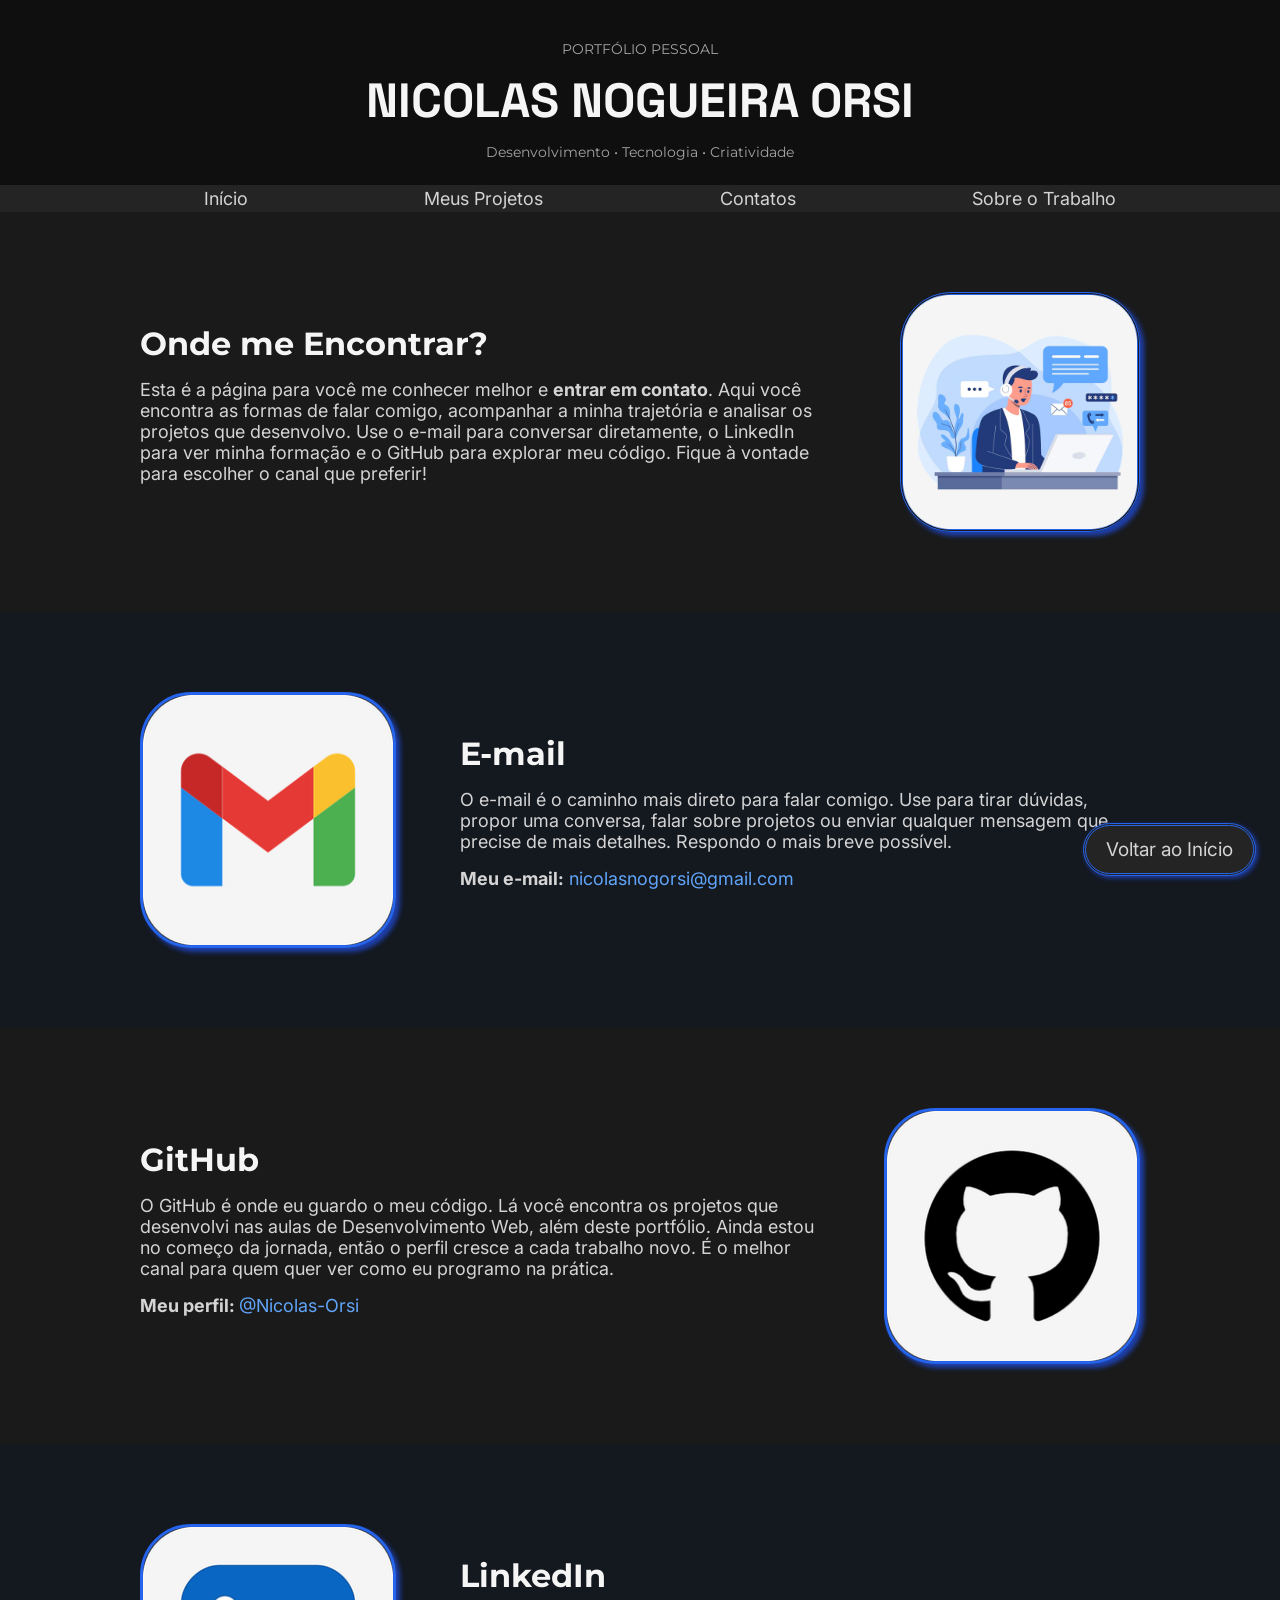
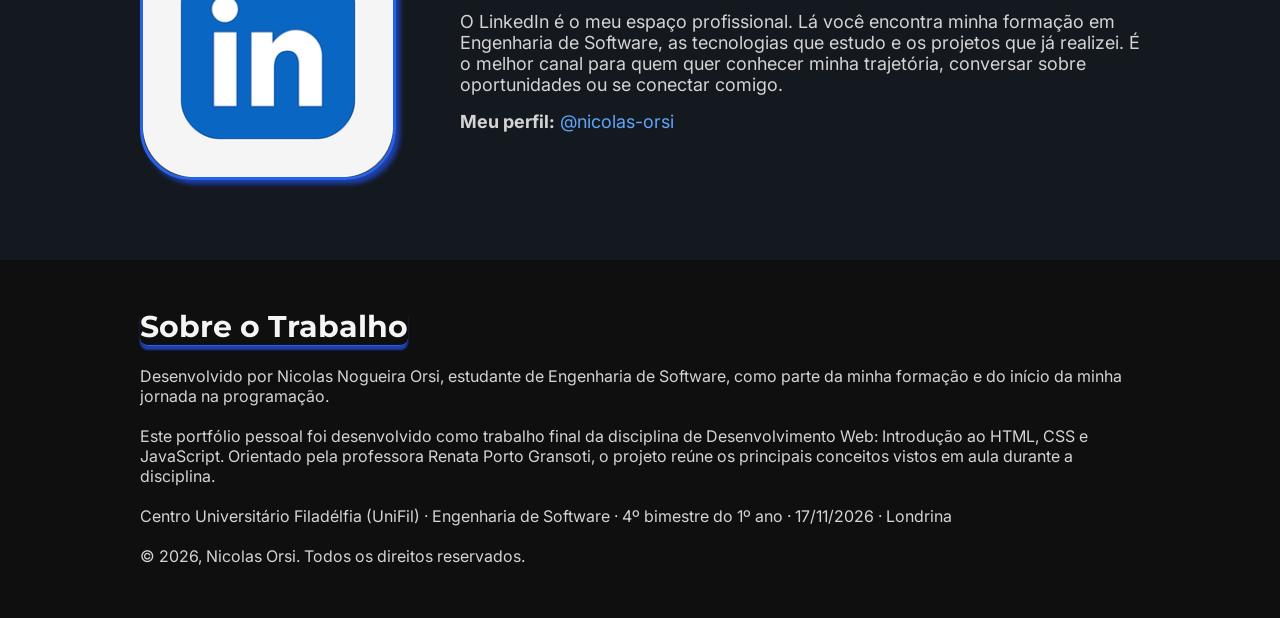
<file: contatos.html>
<!DOCTYPE html>
<html lang="pt-br">
<head>

    <meta charset="UTF-8">
    <meta name="viewport" content="width=device-width, initial-scale=1.0">
    <title>Contatos - Nicolas Orsi</title>

    <!-- Linkando CSS -->
    <link rel="stylesheet" href="style.css">

    <!-- Linkando Favicon -->
    <link rel="icon" type="image/svg+xml" href="img/favicon.svg">

    <!-- Linkando Fontes -->
    <link rel="preconnect" href="https://fonts.googleapis.com">
    <link rel="preconnect" href="https://fonts.gstatic.com" crossorigin>
    <link href="https://fonts.googleapis.com/css2?family=Inter:ital,opsz,wght@0,14..32,100..900;1,14..32,100..900&family=Montserrat:ital,wght@0,100..900;1,100..900&family=Space+Grotesk:wght@300..700&display=swap" rel="stylesheet">

</head>
<body>

    <div id="link-topo"></div>

    <header>
        <div id="identidade">
            <p id="titulo-secundario">Portfólio Pessoal</p>
            <h1 id="titulo-principal">Nicolas Nogueira Orsi</h1>
            <p id="descricao">Desenvolvimento • Tecnologia • Criatividade</p>
        </div>
        
        <!-- NAVEGAÇÃO -->
         <nav>
            <ul>
                <li><a href="index.html">Início</a></li>
                <li><a href="projetos.html">Meus Projetos</a></li>
                <li><a href="contatos.html">Contatos</a></li>
                <li><a href="#rodape">Sobre o Trabalho</a></li>
            </ul>
         </nav>
    </header>

    <main>

        <section class="contatos-inicio">

            <div class="contatos-inicio-conteudo">

                <div class="contatos-inicio-texto">
                    <h2>Onde me Encontrar?</h2>
                    <p>Esta é a página para você me conhecer melhor e <strong>entrar em contato</strong>. Aqui você encontra as formas de falar comigo, acompanhar a minha trajetória e analisar os projetos que desenvolvo. Use o e-mail para conversar diretamente, o LinkedIn para ver minha formação e o GitHub para explorar meu código. Fique à vontade para escolher o canal que preferir!</p>
                </div>

                <div class="contatos-inicio-imagem">
                    <img src="img/contato.png" alt="Ilustração sobre comunicação e contato.">
                </div>
                
            </div>

        </section>
            
        <section class="contatos-email">

            <div class="email-conteudo">

                <div class="email-imagem">
                    <img src="img/gmail.png" alt="Logo do Gmail">
                </div>

                <div class="email-texto">
                    <h2>E-mail</h2>
                    <p>O e-mail é o caminho mais direto para falar comigo. Use para tirar dúvidas, propor uma conversa, falar sobre projetos ou enviar qualquer mensagem que precise de mais detalhes. Respondo o mais breve possível.</p>
                    <!-- mailto: abre o app de email com uma mensagem enderaçada ao meu endereço -->
                    <p><strong>Meu e-mail:</strong> <a class="link-rede" href="mailto:nicolasnogorsi@gmail.com">nicolasnogorsi@gmail.com</a></p>
                </div>
                
            </div>
        </section>

        <section class="contatos-github">

            <div class="github-conteudo">

                <div class="github-texto">
                    <h2>GitHub</h2>
                    <p>O GitHub é onde eu guardo o meu código. Lá você encontra os projetos que desenvolvi nas aulas de Desenvolvimento Web, além deste portfólio. Ainda estou no começo da jornada, então o perfil cresce a cada trabalho novo. É o melhor canal para quem quer ver como eu programo na prática.</p>
                    <p><strong>Meu perfil: </strong><a class="link-rede" href="https://github.com/Nicolas-Orsi" target="_blank">@Nicolas-Orsi</a></p>
                </div>

                <div class="github-imagem">
                    <img src="img/github-contato.png" alt="Logo do GitHub">
                </div>

            </div>
        </section>

        <section class="contatos-linkedin">

            <div class="linkedin-conteudo">

                <div class="linkedin-imagem">
                    <img src="img/linkedin.png" alt="Logo do LinkedIn">
                </div>

                <div class="linkedin-texto">
                    <h2>LinkedIn</h2>
                    <p>O LinkedIn é o meu espaço profissional. Lá você encontra minha formação em Engenharia de Software, as tecnologias que estudo e os projetos que já realizei. É o melhor canal para quem quer conhecer minha trajetória, conversar sobre oportunidades ou se conectar comigo.</p>
                    <p><strong>Meu perfil:</strong> <a class="link-rede" href="https://www.linkedin.com/in/nicolas-orsi/" target="_blank">@nicolas-orsi</a></p>
                </div>
                
            </div>

        </section>

    </main>

    <footer>

        <div class="footer-conteudo">
        
            <div class="texto-rodape">
                <h2 id="rodape">Sobre o Trabalho</h2>

                <p>Desenvolvido por Nicolas Nogueira Orsi, estudante de Engenharia de Software, como parte da minha formação e do início da minha jornada na programação.</p>

                <p>Este portfólio pessoal foi desenvolvido como trabalho final da disciplina de Desenvolvimento Web: Introdução ao HTML, CSS e JavaScript. Orientado pela professora Renata Porto Gransoti, o projeto reúne os principais conceitos vistos em aula durante a disciplina.</p>

                <p>Centro Universitário Filadélfia (UniFil) · Engenharia de Software · 4º bimestre do 1º ano · 17/11/2026 · Londrina</p>

                <!-- &copy - símbolo de direitos autorais -->
                <p>&copy; 2026, Nicolas Orsi. Todos os direitos reservados.</p>

            </div>

        </div>
        
    </footer>

    <a href="#link-topo" class="botao">Voltar ao Início</a>
    
</body>
</html>
</file>
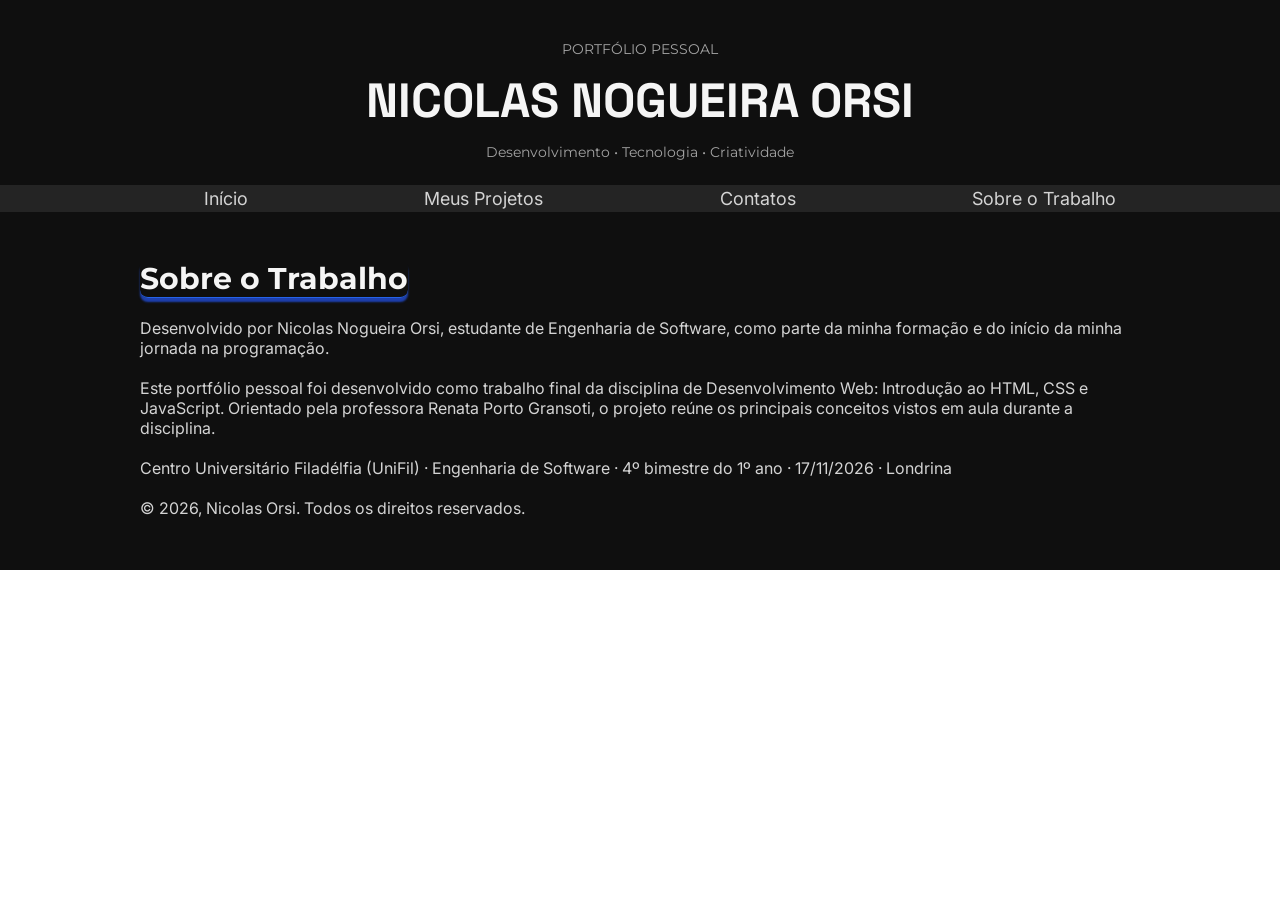
<file: projetos.html>
<!DOCTYPE html>
<html lang="pt-br">
<head>

    <meta charset="UTF-8">
    <meta name="viewport" content="width=device-width, initial-scale=1.0">
    <title>Meus Projetos - Nicolas Orsi</title>

    <!-- Linkando CSS -->
    <link rel="stylesheet" href="style.css">

    <!-- Linkando Favicon -->
    <link rel="icon" type="image/svg+xml" href="img/favicon.svg">

    <!-- Linkando Fontes -->
    <link rel="preconnect" href="https://fonts.googleapis.com">
    <link rel="preconnect" href="https://fonts.gstatic.com" crossorigin>
    <link href="https://fonts.googleapis.com/css2?family=Inter:ital,opsz,wght@0,14..32,100..900;1,14..32,100..900&family=Montserrat:ital,wght@0,100..900;1,100..900&family=Space+Grotesk:wght@300..700&display=swap" rel="stylesheet">

</head>
<body>

    <header>
        <div id="identidade">
            <p id="titulo-secundario">Portfólio Pessoal</p>
            <h1 id="titulo-principal">Nicolas Nogueira Orsi</h1>
            <p id="descricao">Desenvolvimento • Tecnologia • Criatividade</p>
        </div>
        
        <!-- NAVEGAÇÃO -->
         <nav>
            <ul>
                <li><a href="index.html">Início</a></li>
                <li><a href="projetos.html">Meus Projetos</a></li>
                <li><a href="contatos.html">Contatos</a></li>
                <li><a href="#rodape">Sobre o Trabalho</a></li>
            </ul>
         </nav>
    </header>

    <main>

    </main>

    <footer>

        <div class="footer-conteudo">
        
            <div class="texto-rodape">
                <h2 id="rodape">Sobre o Trabalho</h2>

                <p>Desenvolvido por Nicolas Nogueira Orsi, estudante de Engenharia de Software, como parte da minha formação e do início da minha jornada na programação.</p>

                <p>Este portfólio pessoal foi desenvolvido como trabalho final da disciplina de Desenvolvimento Web: Introdução ao HTML, CSS e JavaScript. Orientado pela professora Renata Porto Gransoti, o projeto reúne os principais conceitos vistos em aula durante a disciplina.</p>

                <p>Centro Universitário Filadélfia (UniFil) · Engenharia de Software · 4º bimestre do 1º ano · 17/11/2026 · Londrina</p>

                <!-- &copy - símbolo de direitos autorais -->
                <p>&copy; 2026, Nicolas Orsi. Todos os direitos reservados.</p>

            </div>

        </div>
        
    </footer>
    
</body>
</html>
</file>
<file: style.css>
/* ZERANDO */

*
{
    margin: 0;
}


/* HEADER */

header
{
    background-color: #0f0f0f;
    padding: 40px 0px 0px;
}

/* IDENTIDADE */
#identidade
{
    text-align: center;
}

#titulo-principal
{
    font-family: "Space Grotesk", sans-serif;
    text-transform: uppercase;
    text-align: center;
    font-size: 48px;
    color: #f5f5f5;
}

#titulo-secundario
{
    font-family: "Montserrat", sans-serif;
    font-size: 14px;
    text-transform: uppercase;
    color: #a3a3a3;
    margin-bottom: 12px;
}

#descricao
{
    font-family: "Montserrat", sans-serif;
    font-size: 14px;
    color: #a3a3a3;
    margin: 12px 0px 24px 0px;
}

/* HEADER: NAVEGAÇÃO */

nav
{
    background-color: #242424;
    margin-top: 24px;
    padding: 3px;
}

nav ul
{
    display: flex;
    justify-content: space-evenly;
    list-style: none;
}

nav a
{
    color: #d4d4d4;
    text-decoration: none;
    font-family: "Inter", sans-serif;
    font-size: 18px;
    padding: 8px 16px;
}

nav a:hover
{
    color: #2563eb;
}

/* MAIN */

main
{
    background-color: #0f0f0f;
}

/* MAIN: SECTION - INÍCIO */

.inicio
{
    /* Cor de fundo fica na seção inteira */
    background-color: #1a1a1a;
    padding: 80px 24px;
}

.inicio-conteudo
{
    /* Conteúdo fica centralizado no meio */
    display: flex;
    align-items: center;
    justify-content: center;
    gap: 64px;

    max-width: 1000px;
    margin: 0 auto;
}

.inicio h2
{
    font-family: "Montserrat", sans-serif;
    font-size: 32px;
    color: #f5f5f5;
    padding-bottom: 16px;
}

.inicio p
{
    font-family: "Inter", sans-serif;
    color: #d4d4d4;
    font-size: 18px;
    padding-bottom: 16px;
}

.inicio-imagem
{
    border: 3px double #2563eb;
    border-radius: 10px;

    box-shadow: 4px 4px 5px #1e40af;
}

/* MAIN: SECTION: HABILIDADES E TECNOLOGIAS */

.habilidades
{
    background-color: #14181f;
    padding: 80px 24px;
}

.habilidades-conteiner-texto
{
    display: flex;
    align-items: center;
    justify-content: center;

    max-width: 1000px;
    margin: 0 auto;
    margin-bottom: 48px;
}

.habilidades h2
{
    font-family: "Montserrat", sans-serif;
    font-size: 32px;
    color: #f5f5f5;
    padding-bottom: 16px;
}

.habilidades p
{
    font-family: "Inter", sans-serif;
    color: #d4d4d4;
    font-size: 18px;
    padding-bottom: 20px;
}

/* HABILIDADES: BANNERS */

.habilidades-conteiner-banner
{
    display: grid;
    grid-template-columns: 1fr 1fr 1fr;
    gap: 32px;

    max-width: 1000px;
    margin: 0 auto;
}

.banner
{
    background-color: #1a1a1a;
    max-width: 256px;
    padding-bottom: 16px;

    border: 3px solid #2563eb;
    box-shadow: 4px 4px 5px #1e40af;
    border-radius: 51px;
}

.banner h3
{
    font-family: "Montserrat", sans-serif;
    color: #f5f5f5;
    text-align: center;

    padding: 16px 16px 8px;
}

.banner p
{
    text-align: center;
    padding: 0 16px 8px;
    
}





/* FOOTER */

footer
{
    background-color: #0f0f0f;
    padding: 48px 24px 32px;
}

.footer-conteudo
{
    display: flex;
    align-items: center;
    justify-content: center;

    max-width: 1000px;
    margin: 0 auto;
}

footer h2
{
    font-family: "Montserrat", sans-serif;
    font-size: 30px;
    color: #f5f5f5;
    margin-bottom: 20px;

    width: fit-content;
    border-bottom: 1px solid #2563eb;
    border-radius: 8px;

    /* Sombra para a border-bottom */
    box-shadow: 0 4px 2px #1e40af;
}

footer p
{
    font-family: "Inter", sans-serif;
    color: #d4d4d4;
    padding-bottom: 20px;
}

/* BOTÃO DE VOLTAR AO TOPO */
/* REVISAR TUDO!!!!!!!!!1 */
.botao
{
    position: fixed;
    bottom: 24px;
    right: 24px;
    z-index: 1;

    background-color: #242424;
    color: #d4d4d4;

    text-decoration: none;
    font-family: "Inter", sans-serif;
    font-size: 19px;
    padding: 12px 20px;

    border: 3px double #2563eb;
    box-shadow: 2px 2px 5px #1e40af;
    border-radius: 30px;

    /* Animação: hover não muda de forma brusca --> todas as mudanças são feitas gradualmente */
    transition: all 0.3s ease;
}

.botao:hover
{
    background-color: #2563eb;
    border-color: #ffffff;
    color: #ffffff;
}

/* PÁGINA CONTATOS */

.contatos-inicio
{
    background-color: #1a1a1a;
    padding: 80px 24px;
}

.contatos-inicio-conteudo
{
    display: flex;
    align-items: center;
    justify-content: center;
    gap: 64px;

    max-width: 1000px;
    margin: 0 auto;
}

.contatos-inicio-conteudo h2
{
    font-family: "Montserrat", sans-serif;
    font-size: 32px;
    color: #f5f5f5;
    padding-bottom: 16px;
}

.contatos-inicio-conteudo p
{
    font-family: "Inter", sans-serif;
    color: #d4d4d4;
    font-size: 18px;
    padding-bottom: 16px;
}

.contatos-inicio-imagem
{
    width: 100%;
    max-width: 400px;
    box-sizing: border-box;

    border: 3px double #2563eb;
    border-radius: 51px;

    box-shadow: 4px 4px 5px #1e40af;
}

.contatos-inicio-imagem img
{
    display: block;
    width: 100%;
}

/* REDES SOCIAIS */

/* EMAIL */
.contatos-email
{
    background-color: #14181f;
    padding: 80px 24px;
}

.email-conteudo
{
    display: flex;
    align-items: center;
    justify-content: center;
    gap: 64px;

    max-width: 1000px;
    margin: 0 auto;
}

.email-conteudo h2
{
    font-family: "Montserrat", sans-serif;
    font-size: 32px;
    color: #f5f5f5;
    padding-bottom: 16px;
}

.email-conteudo p
{
    font-family: "Inter", sans-serif;
    color: #d4d4d4;
    font-size: 18px;
    padding-bottom: 16px;
}

.email-imagem
{
    width: 100%;
    max-width: 256px;
    box-sizing: border-box;

    border: 3px solid #2563eb;
    border-radius: 51px;
    box-shadow: 4px 4px 5px #1e40af;
}

.email-imagem img
{
    display: block;
    width: 100%;
}


/* GITHUB */
.contatos-github
{
    background-color: #1a1a1a;
    padding: 80px 24px;
}

.github-conteudo
{
    display: flex;
    align-items: center;
    justify-content: center;
    gap: 64px;

    max-width: 1000px;
    margin: 0 auto;
}

.github-conteudo h2
{
    font-family: "Montserrat", sans-serif;
    font-size: 32px;
    color: #f5f5f5;
    padding-bottom: 16px;
}

.github-conteudo p
{
    font-family: "Inter", sans-serif;
    color: #d4d4d4;
    font-size: 18px;
    padding-bottom: 16px;
}

.github-imagem
{
    width: 100%;
    max-width: 256px;
    box-sizing: border-box;

    border: 3px solid #2563eb;
    border-radius: 51px;
    box-shadow: 4px 4px 5px #1e40af;
}

.github-imagem img
{
    display: block;
    width: 100%;
}

/* LINKEDIN */
.contatos-linkedin
{
    background-color: #14181f;
    padding: 80px 24px;
}

.linkedin-conteudo
{
    display: flex;
    align-items: center;
    justify-content: center;
    gap: 64px;

    max-width: 1000px;
    margin: 0 auto;
}

.linkedin-conteudo h2
{
    font-family: "Montserrat", sans-serif;
    font-size: 32px;
    color: #f5f5f5;
    padding-bottom: 16px;
}

.linkedin-conteudo p
{
    font-family: "Inter", sans-serif;
    color: #d4d4d4;
    font-size: 18px;
    padding-bottom: 16px;
}

.linkedin-imagem
{
    width: 100%;
    max-width: 256px;
    box-sizing: border-box;

    border: 3px solid #2563eb;
    border-radius: 51px;
    box-shadow: 4px 4px 5px #1e40af;
}

.linkedin-imagem img
{
    display: block;
    width: 100%;
}

.link-rede
{
    color: #60a5fa;
    text-decoration: none;
    transition: all 0.3s ease;
}

.link-rede:hover
{
    color: #93c5fd;
}
</file>
